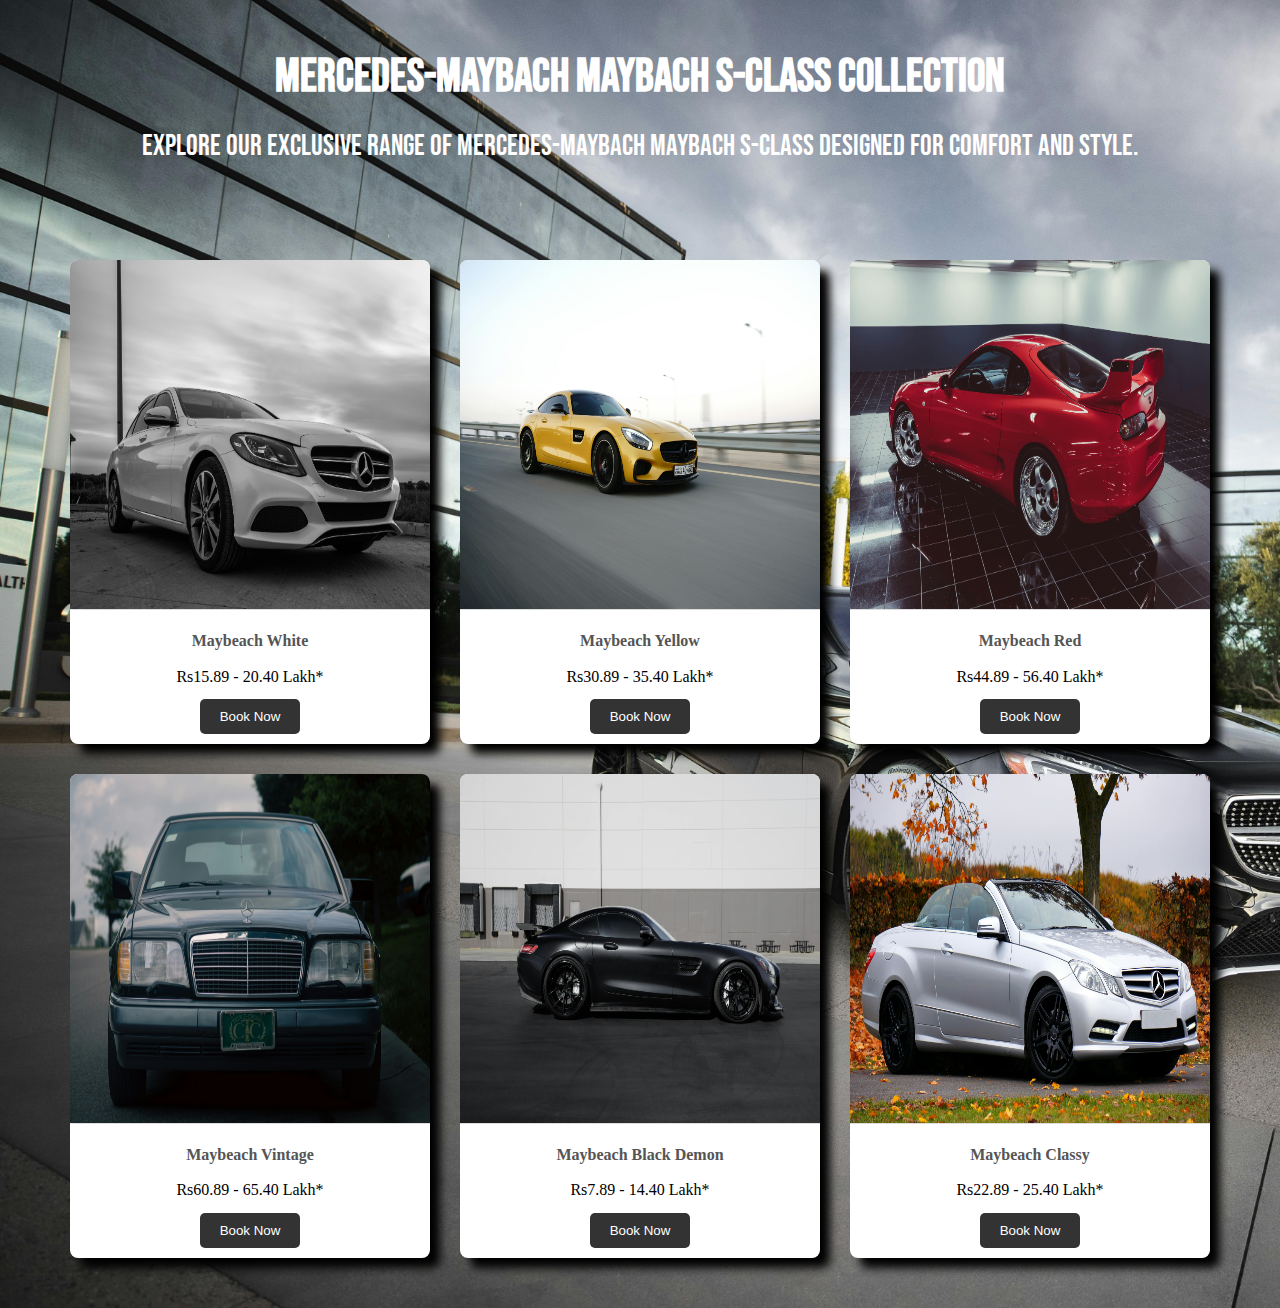
<file: coup.html>
<!DOCTYPE html>
<html lang="en">
<head>
  <meta charset="UTF-8">
  <meta name="viewport" content="width=device-width, initial-scale=1.0">
  <title>Maybach S-Class  Collection</title>
  <link rel="stylesheet" href="./css/coup.css">
  <link rel="stylesheet" href="https://cdnjs.cloudflare.com/ajax/libs/font-awesome/6.7.1/css/all.min.css">
</head>
<body>
  <header class="header">
    <h1>Mercedes-Maybach Maybach S-Class Collection</h1>
    <p>Explore our exclusive range of Mercedes-Maybach Maybach S-Class designed for comfort and style.</p>
  </header>

  <section class="gallery">
    <!-- <h2>Our Hoodie Gallery</h2> -->
    <div class="gallery-grid">
      <div class="image-box">
        <img src="./css/coup 3.jpg" alt="Hoodie 1">
        <p>Maybeach White</p>
        <div class="price">Rs15.89 - 20.40 Lakh*</div>
        <button class="add-to-cart">Book Now</button>
      </div>
      <div class="image-box">
        <img src="./css/coup2.jpg" alt="Hoodie 2">
        <p>Maybeach Yellow</p>
        <div class="price">Rs30.89 - 35.40 Lakh*</div>
        <button class="add-to-cart">Book Now</button>
      </div>
      <div class="image-box">
        <img src="./css/coup4.jpg" alt="Hoodie 3">
        <p>Maybeach Red</p>
        <div class="price">Rs44.89 - 56.40 Lakh*</div>
        <button class="add-to-cart">Book Now</button>
      </div>
      <div class="image-box">
        <img src="./css/coup 11.jpg" alt="Hoodie 4">
        <p>Maybeach Vintage</p>
        <div class="price">Rs60.89 - 65.40 Lakh*</div>
        <button class="add-to-cart">Book Now</button>
      </div>
      <div class="image-box">
        <img src="./css/coup back.jpg" alt="Hoodie 5">
        <p>Maybeach Black Demon</p>
        <div class="price">Rs7.89 - 14.40 Lakh*</div>
        <button class="add-to-cart">Book Now</button>
      </div>
      <div class="image-box">
        <img src="./css/coup13.jpg" alt="Hoodie 6">
        <p>Maybeach Classy</p>
        <div class="price">Rs22.89 - 25.40 Lakh*</div>
        <button class="add-to-cart">Book Now</button>
      </div>
    </div>
  </section>

  
  
</body>
</html>
</file>
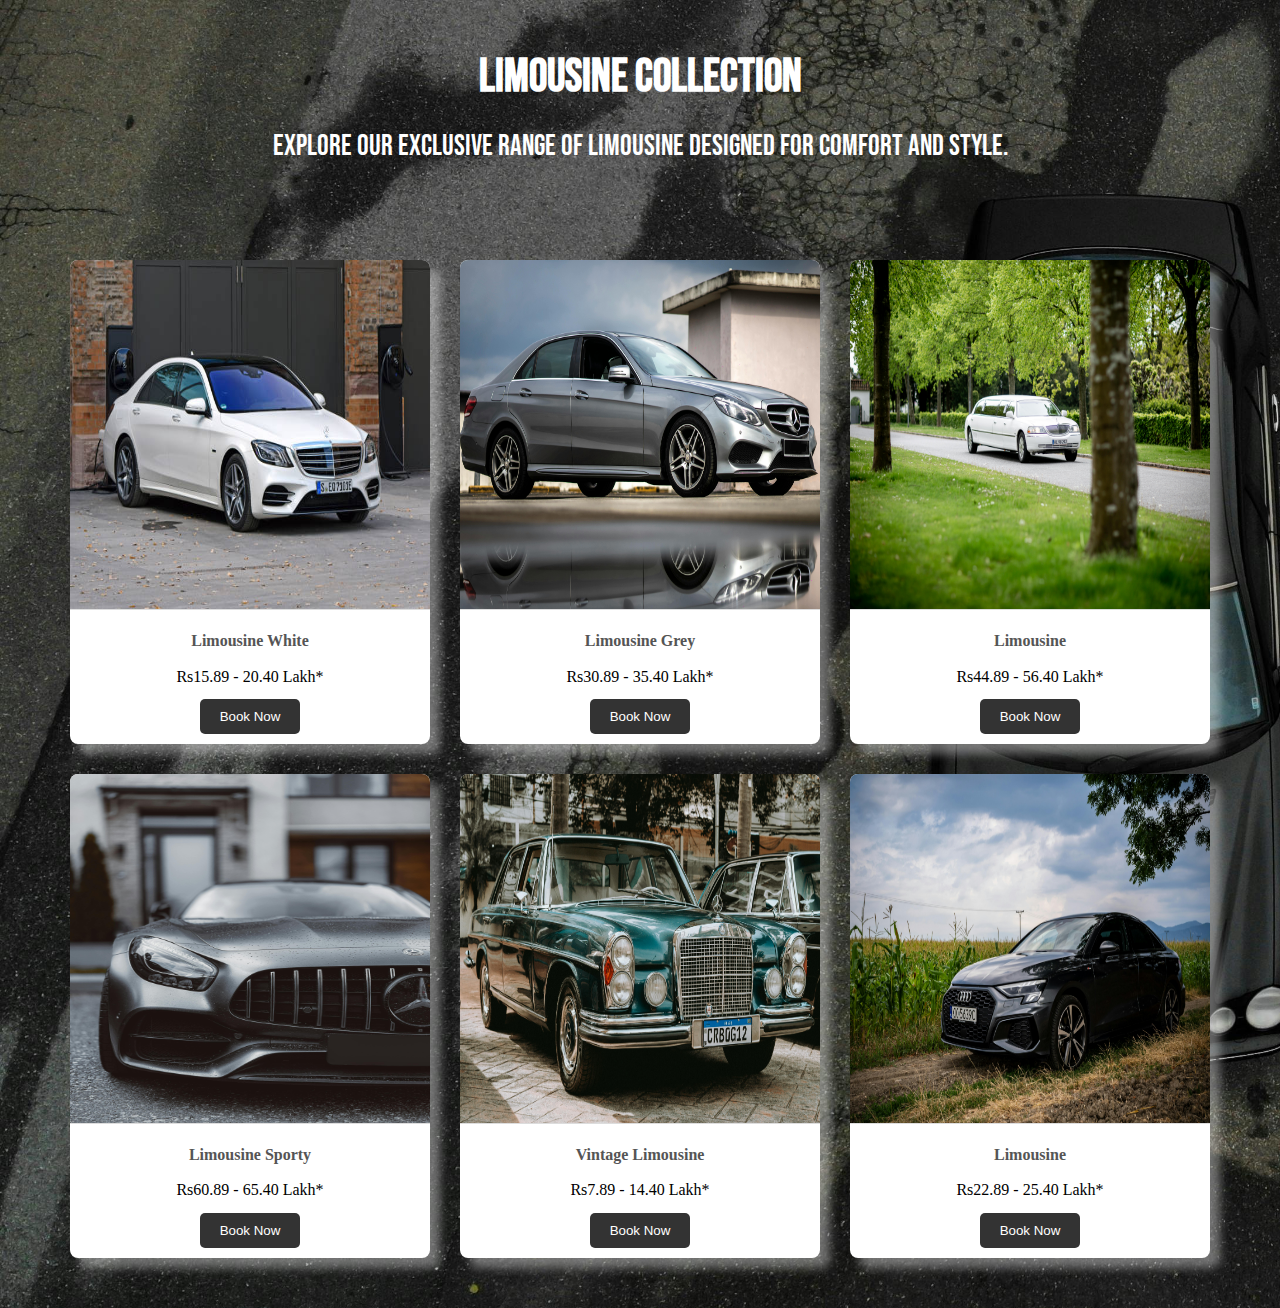
<file: model.html>
<!DOCTYPE html>
<html lang="en">
<head>
  <meta charset="UTF-8">
  <meta name="viewport" content="width=device-width, initial-scale=1.0">
  <title>Limousine Collection</title>
  <link rel="stylesheet" href="./css/model.css">
  <link rel="stylesheet" href="https://cdnjs.cloudflare.com/ajax/libs/font-awesome/6.7.1/css/all.min.css">
</head>
<body>
  <header class="header">
    <h1>Limousine Collection</h1>
    <p>Explore our exclusive range of limousine designed for comfort and style.</p>
  </header>

  <section class="gallery">
    <!-- <h2>Our Hoodie Gallery</h2> -->
    <div class="gallery-grid">
      <div class="image-box">
        <img src="./css/lumi4.jpg" alt="Hoodie 1">
        <p>Limousine White</p>
        <div class="price">Rs15.89 - 20.40 Lakh*</div>
        <button class="add-to-cart">Book Now</button>
      </div>
      <div class="image-box">
        <img src="./css/lumi11.jpg" alt="Hoodie 2">
        <p>Limousine Grey</p>
        <div class="price">Rs30.89 - 35.40 Lakh*</div>
        <button class="add-to-cart">Book Now</button>
      </div>
      <div class="image-box">
        <img src="./css/lumi6.jpg" alt="Hoodie 3">
        <p>Limousine</p>
        <div class="price">Rs44.89 - 56.40 Lakh*</div>
        <button class="add-to-cart">Book Now</button>
      </div>
      <div class="image-box">
        <img src="./css/lumi12.jpg" alt="Hoodie 4">
        <p>Limousine Sporty</p>
        <div class="price">Rs60.89 - 65.40 Lakh*</div>
        <button class="add-to-cart">Book Now</button>
      </div>
      <div class="image-box">
        <img src="./css/lumi13.jpg" alt="Hoodie 5">
        <p>Vintage Limousine</p>
        <div class="price">Rs7.89 - 14.40 Lakh*</div>
        <button class="add-to-cart">Book Now</button>
      </div>
      <div class="image-box">
        <img src="./css/lumi14.jpg" alt="Hoodie 6">
        <p>Limousine</p>
        <div class="price">Rs22.89 - 25.40 Lakh*</div>
        <button class="add-to-cart">Book Now</button>
      </div>
    </div>
  </section>

  
  
</body>
</html>
</file>
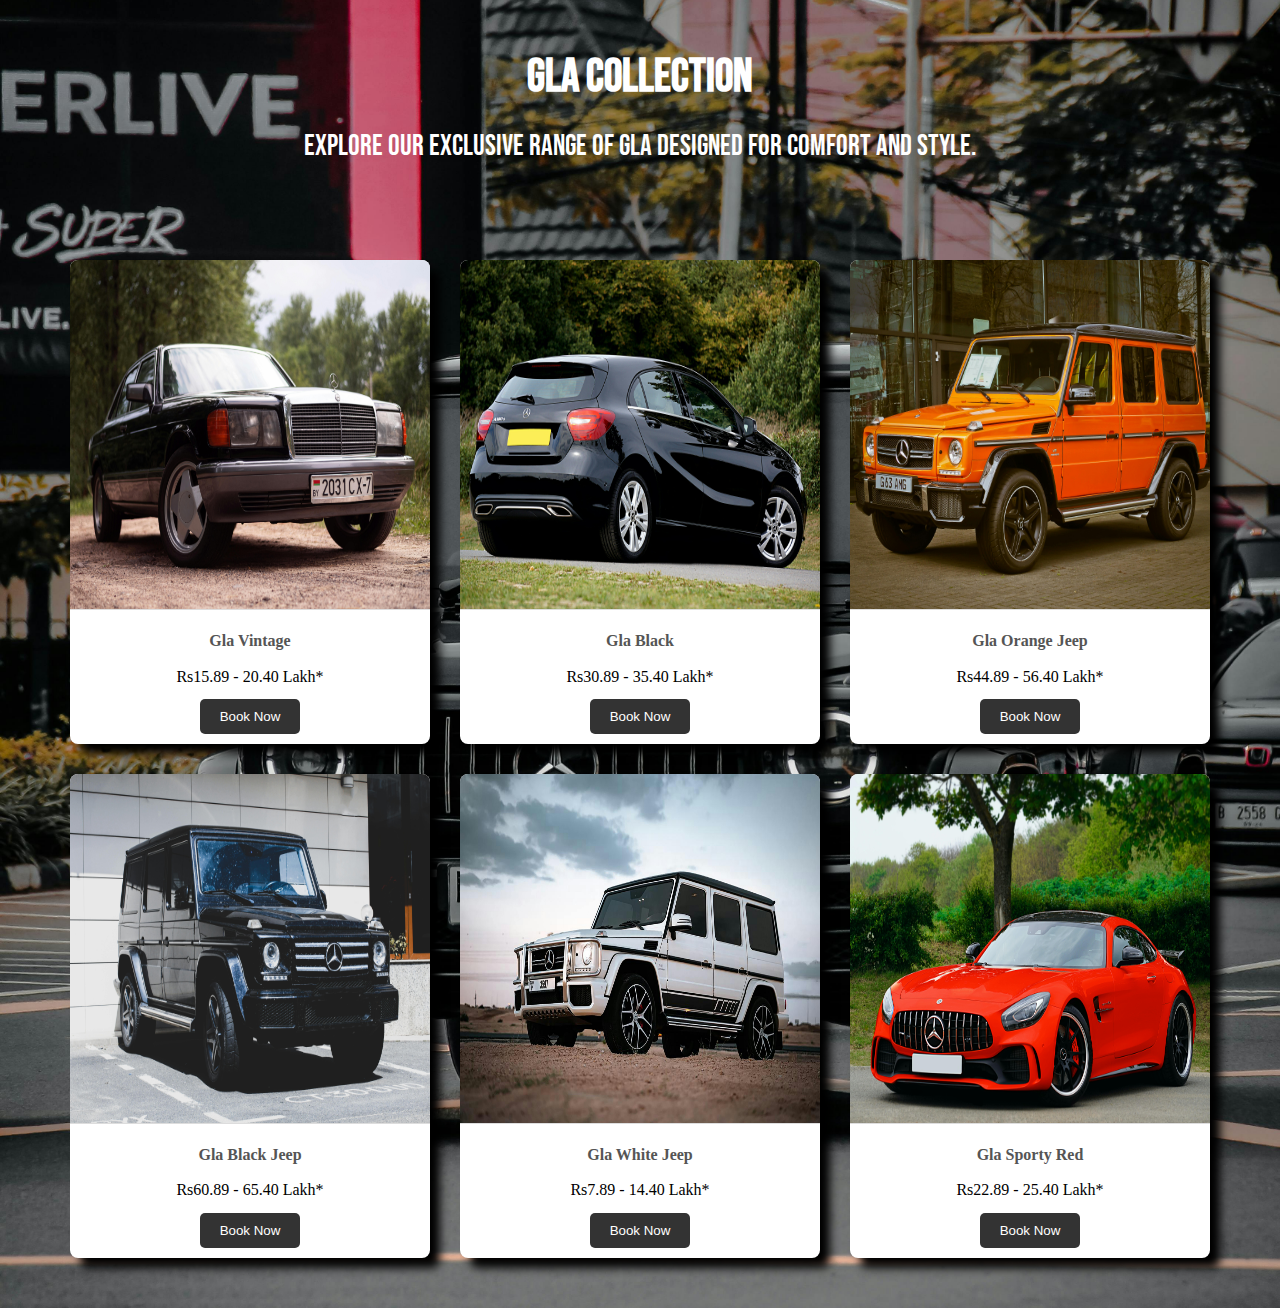
<file: suv.html>
<!DOCTYPE html>
<html lang="en">
<head>
  <meta charset="UTF-8">
  <meta name="viewport" content="width=device-width, initial-scale=1.0">
  <title>Gla Collection</title>
  <link rel="stylesheet" href="./css/suv.css">
  <link rel="stylesheet" href="https://cdnjs.cloudflare.com/ajax/libs/font-awesome/6.7.1/css/all.min.css">
</head>
<body>
  <header class="header">
    <h1>GLA Collection</h1>
    <p>Explore our exclusive range of GLA designed for comfort and style.</p>
  </header>

  <section class="gallery">
    <!-- <h2>Our Hoodie Gallery</h2> -->
    <div class="gallery-grid">
      <div class="image-box">
        <img src="./css/gla 12.jpg" alt="Hoodie 1">
        <p>Gla Vintage</p>
        <div class="price">Rs15.89 - 20.40 Lakh*</div>
        <button class="add-to-cart">Book Now</button>
      </div>
      <div class="image-box">
        <img src="./css/gla1.jpg" alt="Hoodie 2">
        <p>Gla Black</p>
        <div class="price">Rs30.89 - 35.40 Lakh*</div>
        <button class="add-to-cart">Book Now</button>
      </div>
      <div class="image-box">
        <img src="./css/gla3.jpg" alt="Hoodie 3">
        <p>Gla Orange Jeep</p>
        <div class="price">Rs44.89 - 56.40 Lakh*</div>
        <button class="add-to-cart">Book Now</button>
      </div>
      <div class="image-box">
        <img src="./css/gla 13.jpg" alt="Hoodie 4">
        <p>Gla Black Jeep</p>
        <div class="price">Rs60.89 - 65.40 Lakh*</div>
        <button class="add-to-cart">Book Now</button>
      </div>
      <div class="image-box">
        <img src="./css/gla2.jpg" alt="Hoodie 5">
        <p>Gla White Jeep</p>
        <div class="price">Rs7.89 - 14.40 Lakh*</div>
        <button class="add-to-cart">Book Now</button>
      </div>
      <div class="image-box">
        <img src="./css/gla11.jpg" alt="Hoodie 6">
        <p>Gla Sporty Red</p>
        <div class="price">Rs22.89 - 25.40 Lakh*</div>
        <button class="add-to-cart">Book Now</button>
      </div>
    </div>
  </section> 
</body>
</html>
</file>
<file: css/coup.css>
@import url('https://fonts.googleapis.com/css2?family=Bebas+Neue&family=Old+Standard+TT:ital,wght@0,400;0,700;1,400&family=Playwrite+TZ+Guides&display=swap');

* {
    margin: 0;
    padding: 0;
    box-sizing: border-box;
}

/* Body and General Styles */
body {
    line-height: 1.6;
    /* background-color: #f4f4f4; */
    color: #333;
    padding: 20px;
    background-image: url("../css/coup12.jpg");
    /* background-color: #000000; */
    color: wheat;
    background-size: cover;
}

.header {
    text-align: center;
    /* background-color: #333; */
    color: white;
    padding: 20px;
    border-radius: 8px;
    font-family: "Bebas Neue", sans-serif;
}

.header h1 {
    font-size: 2.9rem;
    margin-bottom: 10px;
}

.header p {
    font-size: 1.8rem;
}

/* Content Section */
.content {
    text-align: center;
    margin: 20px 0;
    padding: 10px;
}

.content h2 {
    font-size: 1.8rem;
    margin-bottom: 10px;
    color: #555;
}

.content p {
    font-size: 1rem;
    margin: 0 auto;
    max-width: 600px;
}

/* Gallery Section */
.gallery {
    margin-top: 20px;
}

.gallery h2 {
    text-align: center;
    font-size: 1.8rem;
    margin-bottom: 20px;
}

.gallery-grid {
    display: grid;
    grid-template-columns: repeat(auto-fit, minmax(300px, 1fr));
    gap: 30px;
    padding: 50px;
    padding-bottom: 30px;
}

.image-box {
    text-align: center;
    background: white;
    /* border: 1px solid #ddd; */
    border-radius: 8px;
    overflow: hidden;
    position: relative;
    transition: transform 0.3s ease-in-out;
    /* box-shadow: 10px 10px 10px rgba(255, 255, 255, 0.384); */
    box-shadow: 10px 10px 10px black;
}

.image-box:hover {
    transform: scale(1.05);
}

.image-box img {
    width: 100%;
    height: 350px;
    /* object-fit: cover; */
    background-size: cover;
    border-bottom: 1px solid #ddd;
}

.image-box .price
{
    color: #000000;
}

.favorite-icon {
    position: absolute;
    top: 10px;
    right: 10px;
    background: rgba(255, 255, 255, 0.8);
    padding: 5px;
    font-size: 1.5rem;
    color: red;
    border-radius: 50%;
    cursor: pointer;
}

.favorite-icon:hover {
    color: #ff4444;
}

.image-box p {
    padding: 10px;
    font-weight: bold;
    color: #555;
}

.add-to-cart {
    margin: 10px;
    padding: 10px 20px;
    background: #333;
    color: white;
    border: none;
    border-radius: 5px;
    cursor: pointer;
    transition: background 0.3s ease;
}

.add-to-cart:hover {
    background: #555;
}

/* Footer Section */
.footer {
    text-align: center;
    margin-top: 20px;
    padding: 10px;
    background: #333;
    color: white;
    border-radius: 8px;
}

/* Responsive Styles */
@media (max-width: 580px) {
    .header h1 {
        font-size: 2rem;
    }

    .gallery-grid {
        grid-template-columns: 1fr;
    }

    .image-box img {
        height: auto;
    }
}


.parent
{
  height: 5vh;
  width: 100%;
  background-color: #f4f6f6;
  display: flex;
  justify-content: space-evenly;
  position: fixed;
  bottom: 0px;
  /* z-index: 9; */

}

.parent .child1
{
  color: black;
  font-size: 20px;
}

.parent .child1 i
{
  margin-left: 10px;
  color: #000000;
}


.parent .child1 .fa-heart:hover
{
  color: red;
}
</file>
<file: css/model.css>
@import url('https://fonts.googleapis.com/css2?family=Bebas+Neue&family=Old+Standard+TT:ital,wght@0,400;0,700;1,400&family=Playwrite+TZ+Guides&display=swap');

* {
    margin: 0;
    padding: 0;
    box-sizing: border-box;
}

/* Body and General Styles */
body {
    line-height: 1.6;
    /* background-color: #f4f4f4; */
    color: #333;
    padding: 20px;
    background-image: url("../css/lumi\ back.jpg");
    /* background-color: #000000; */
    color: wheat;
    background-size: cover;
}

.header {
    text-align: center;
    /* background-color: #333; */
    color: white;
    padding: 20px;
    border-radius: 8px;
    font-family: "Bebas Neue", sans-serif;
}

.header h1 {
    font-size: 2.9rem;
    margin-bottom: 10px;
}

.header p {
    font-size: 1.8rem;
}

/* Content Section */
.content {
    text-align: center;
    margin: 20px 0;
    padding: 10px;
}

.content h2 {
    font-size: 1.8rem;
    margin-bottom: 10px;
    color: #555;
}

.content p {
    font-size: 1rem;
    margin: 0 auto;
    max-width: 600px;
}

/* Gallery Section */
.gallery {
    margin-top: 20px;
}

.gallery h2 {
    text-align: center;
    font-size: 1.8rem;
    margin-bottom: 20px;
}

.gallery-grid {
    display: grid;
    grid-template-columns: repeat(auto-fit, minmax(300px, 1fr));
    gap: 30px;
    padding: 50px;
    padding-bottom: 30px;
}

.image-box {
    text-align: center;
    background: white;
    /* border: 1px solid #ddd; */
    border-radius: 8px;
    overflow: hidden;
    position: relative;
    transition: transform 0.3s ease-in-out;
    box-shadow: 10px 10px 10px rgba(255, 255, 255, 0.384);
}

.image-box:hover {
    transform: scale(1.05);
}

.image-box img {
    width: 100%;
    height: 350px;
    /* object-fit: cover; */
    background-size: contain;
    /* background-size: 100%; */
    border-bottom: 1px solid #ddd;
}

.image-box .price
{
    color: #000000;
}

.favorite-icon {
    position: absolute;
    top: 10px;
    right: 10px;
    background: rgba(255, 255, 255, 0.8);
    padding: 5px;
    font-size: 1.5rem;
    color: red;
    border-radius: 50%;
    cursor: pointer;
}

.favorite-icon:hover {
    color: #ff4444;
}

.image-box p {
    padding: 10px;
    font-weight: bold;
    color: #555;
}

.add-to-cart {
    margin: 10px;
    padding: 10px 20px;
    background: #333;
    color: white;
    border: none;
    border-radius: 5px;
    cursor: pointer;
    transition: background 0.3s ease;
}

.add-to-cart:hover {
    background: #555;
}

/* Footer Section */
.footer {
    text-align: center;
    margin-top: 20px;
    padding: 10px;
    background: #333;
    color: white;
    border-radius: 8px;
}

/* Responsive Styles */
@media (max-width: 580px) {
    .header h1 {
        font-size: 2rem;
    }

    .gallery-grid {
        grid-template-columns: 1fr;
    }

    .image-box img {
        height: auto;
    }
}


.parent
{
  height: 5vh;
  width: 100%;
  background-color: #f4f6f6;
  display: flex;
  justify-content: space-evenly;
  position: fixed;
  bottom: 0px;
  /* z-index: 9; */

}

.parent .child1
{
  color: black;
  font-size: 20px;
}

.parent .child1 i
{
  margin-left: 10px;
  color: #000000;
}


.parent .child1 .fa-heart:hover
{
  color: red;
}
</file>
<file: css/suv.css>
@import url('https://fonts.googleapis.com/css2?family=Bebas+Neue&family=Old+Standard+TT:ital,wght@0,400;0,700;1,400&family=Playwrite+TZ+Guides&display=swap');

* {
    margin: 0;
    padding: 0;
    box-sizing: border-box;
}

/* Body and General Styles */
body {
    line-height: 1.6;
    /* background-color: #f4f4f4; */
    color: #333;
    padding: 20px;
    background-image: url("../css/gla\ 14.jpg");
    /* background-color: #000000; */
    color: wheat;
    background-size: cover;
    background-position: center;
}

.header {
    text-align: center;
    /* background-color: #333; */
    color: white;
    padding: 20px;
    border-radius: 8px;
    font-family: "Bebas Neue", sans-serif;
}

.header h1 {
    font-size: 2.9rem;
    margin-bottom: 10px;
}

.header p {
    font-size: 1.8rem;
}

/* Content Section */
.content {
    text-align: center;
    margin: 20px 0;
    padding: 10px;
}

.content h2 {
    font-size: 1.8rem;
    margin-bottom: 10px;
    color: #555;
}

.content p {
    font-size: 1rem;
    margin: 0 auto;
    max-width: 600px;
}

/* Gallery Section */
.gallery {
    margin-top: 20px;
}

.gallery h2 {
    text-align: center;
    font-size: 1.8rem;
    margin-bottom: 20px;
}

.gallery-grid {
    display: grid;
    grid-template-columns: repeat(auto-fit, minmax(300px, 1fr));
    gap: 30px;
    padding: 50px;
    padding-bottom: 30px;
}

.image-box {
    text-align: center;
    background: white;
    /* border: 1px solid #ddd; */
    border-radius: 8px;
    overflow: hidden;
    position: relative;
    transition: transform 0.3s ease-in-out;
    /* box-shadow: 10px 10px 10px rgba(255, 255, 255, 0.384); */
    box-shadow: 10px 10px 10px black;
}

.image-box:hover {
    transform: scale(1.05);
}

.image-box img {
    width: 100%;
    height: 350px;
    /* object-fit: cover; */
    background-size: cover;
    border-bottom: 1px solid #ddd;
}

.image-box .price
{
    color: #000000;
}

.favorite-icon {
    position: absolute;
    top: 10px;
    right: 10px;
    background: rgba(255, 255, 255, 0.8);
    padding: 5px;
    font-size: 1.5rem;
    color: red;
    border-radius: 50%;
    cursor: pointer;
}

.favorite-icon:hover {
    color: #ff4444;
}

.image-box p {
    padding: 10px;
    font-weight: bold;
    color: #555;
}

.add-to-cart {
    margin: 10px;
    padding: 10px 20px;
    background: #333;
    color: white;
    border: none;
    border-radius: 5px;
    cursor: pointer;
    transition: background 0.3s ease;
}

.add-to-cart:hover {
    background: #555;
}

/* Footer Section */
.footer {
    text-align: center;
    margin-top: 20px;
    padding: 10px;
    background: #333;
    color: white;
    border-radius: 8px;
}

/* Responsive Styles */
@media (max-width: 580px) {
    .header h1 {
        font-size: 2rem;
    }

    .gallery-grid {
        grid-template-columns: 1fr;
    }

    .image-box img {
        height: auto;
    }
}


.parent
{
  height: 5vh;
  width: 100%;
  background-color: #f4f6f6;
  display: flex;
  justify-content: space-evenly;
  position: fixed;
  bottom: 0px;
  /* z-index: 9; */

}

.parent .child1
{
  color: black;
  font-size: 20px;
}

.parent .child1 i
{
  margin-left: 10px;
  color: #000000;
}


.parent .child1 .fa-heart:hover
{
  color: red;
}
</file>
